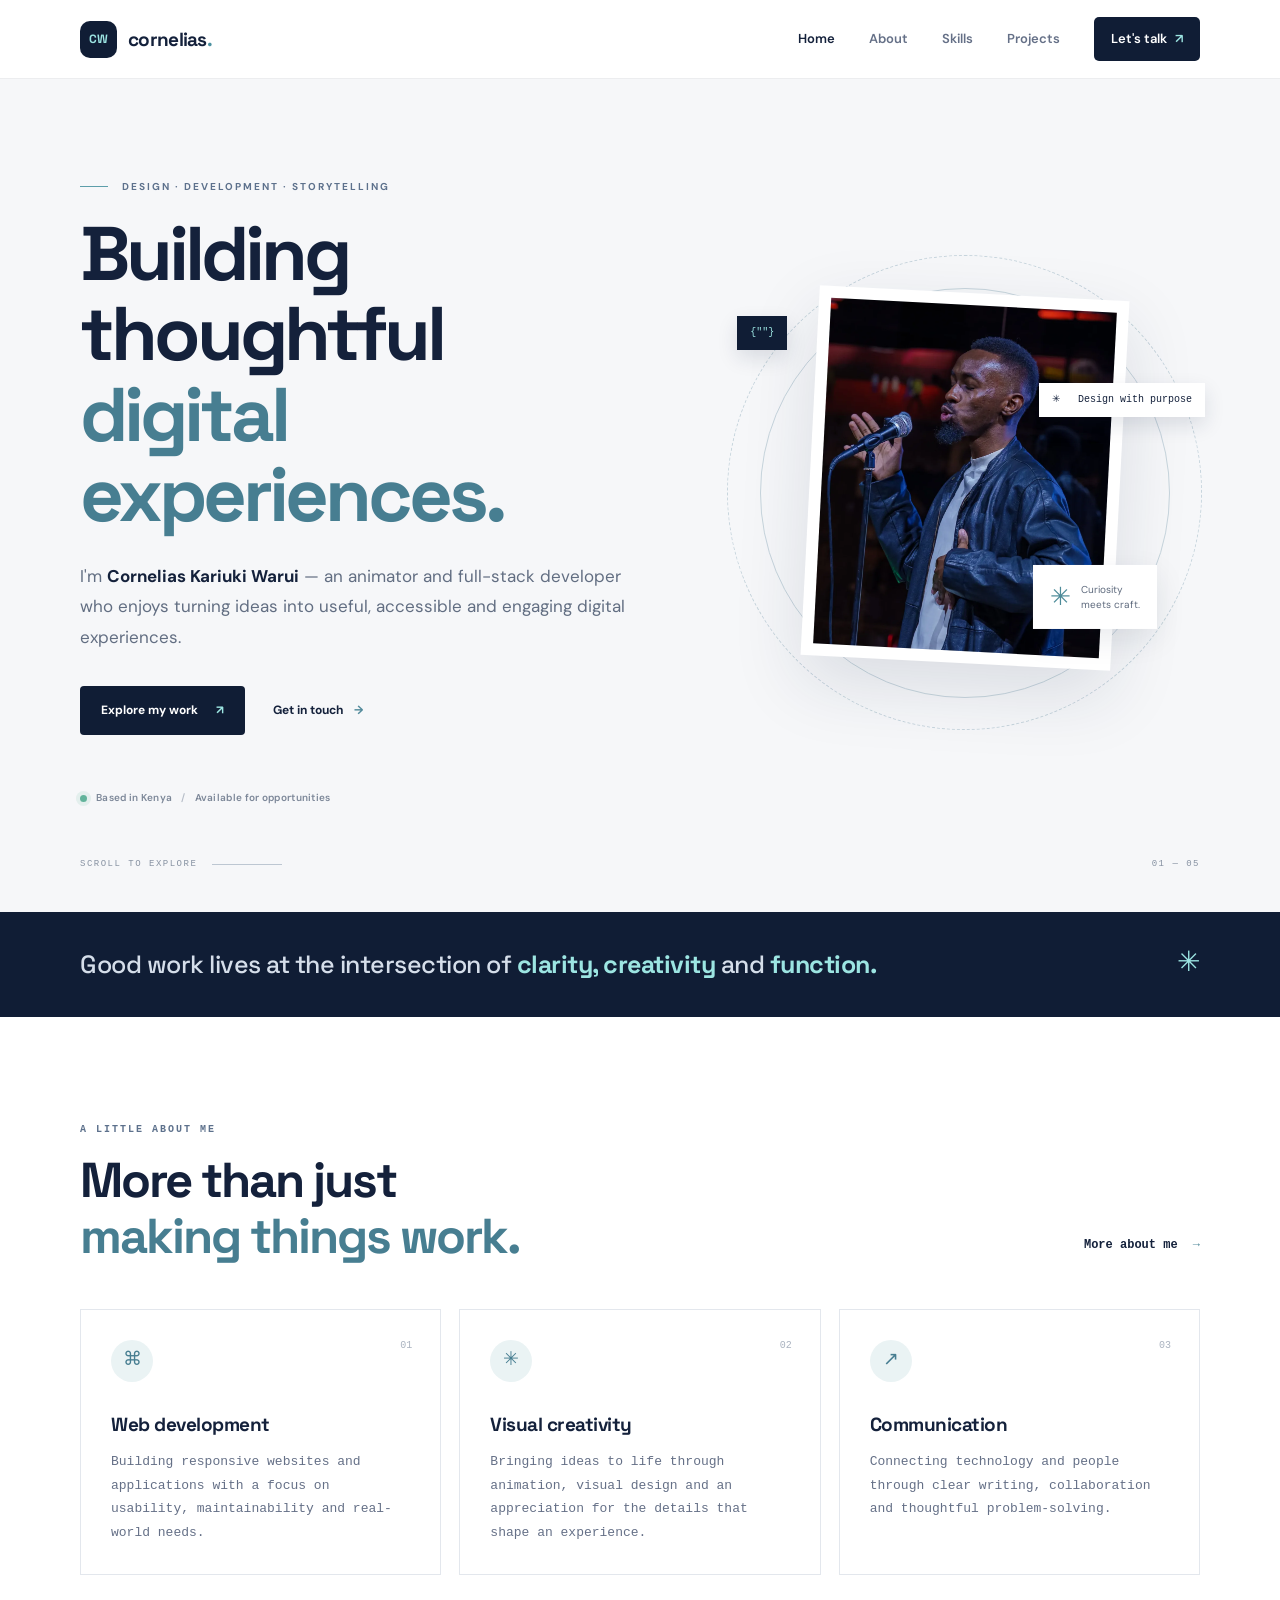
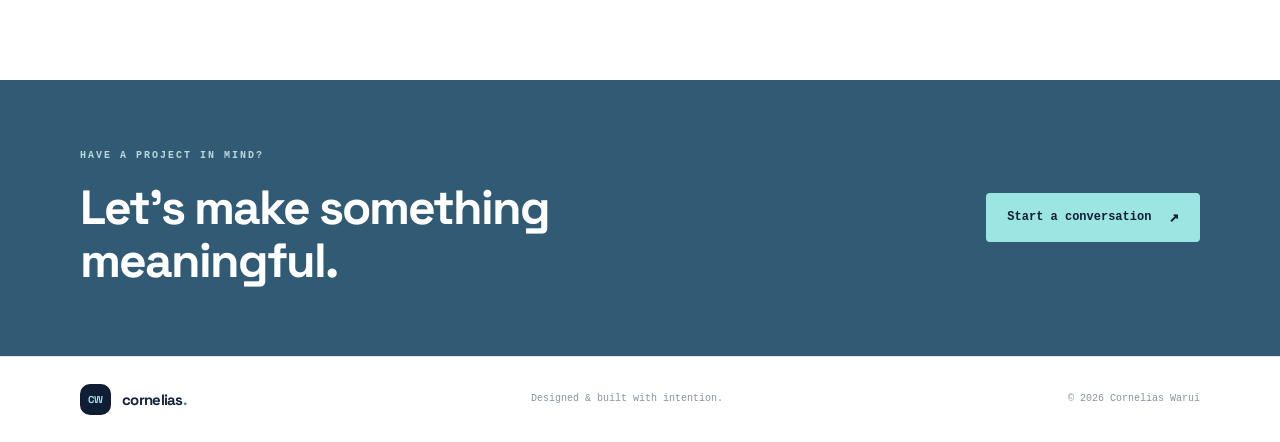
<file: index.html>
<!DOCTYPE html>
<html lang="en">
<head>
  <meta charset="UTF-8">
  <meta name="viewport" content="width=device-width, initial-scale=1.0">
  <meta name="description" content="Portfolio of Cornelias Kariuki Warui — animator, web designer and full-stack developer.">
  <meta name="theme-color" content="#101d35">
  <title>Cornelias Warui | Portfolio</title>
  <link rel="preconnect" href="https://fonts.googleapis.com">
  <link rel="preconnect" href="https://fonts.gstatic.com" crossorigin>
  <link href="https://fonts.googleapis.com/css2?family=DM+Sans:wght@400;500;600;700&family=Space+Grotesk:wght@500;600;700&display=swap" rel="stylesheet">
  <link rel="stylesheet" href="css/style.css">
  <script src="js/script.js" defer></script>
</head>
<body>
  <a class="skip-link" href="#main">Skip to content</a>
  <header class="site-header">
    <div class="container nav-wrap">
      <a class="brand" href="index.html" aria-label="Cornelias Warui home"><span class="brand-mark">CW</span><span>cornelias<span class="brand-dot">.</span></span></a>
      <button class="menu-toggle" type="button" aria-label="Open navigation" aria-expanded="false" aria-controls="primary-nav"><span></span><span></span><span></span></button>
      <nav class="nav" id="primary-nav" aria-label="Main navigation">
        <a class="active" href="index.html" aria-current="page">Home</a>
        <a href="about.html">About</a>
        <a href="skills.html">Skills</a>
        <a href="projects.html">Projects</a>
        <a class="nav-contact" href="contact.html">Let's talk <span aria-hidden="true">↗</span></a>
      </nav>
    </div>
  </header>

  <main id="main">
    <section class="hero section">
      <div class="container hero-grid">
        <div class="hero-copy">
          <p class="eyebrow"><span class="eyebrow-line"></span> DESIGN · DEVELOPMENT · STORYTELLING</p>
          <h1>Building thoughtful<br><span class="accent-text">digital experiences.</span></h1>
          <p class="hero-intro">I'm <strong>Cornelias Kariuki Warui</strong> — an animator and full-stack developer who enjoys turning ideas into useful, accessible and engaging digital experiences.</p>
          <div class="hero-actions">
            <a class="button button-primary" href="projects.html">Explore my work <span aria-hidden="true">↗</span></a>
            <a class="text-link" href="contact.html">Get in touch <span aria-hidden="true">→</span></a>
          </div>
          <div class="hero-meta"><span class="status-dot"></span> Based in Kenya <span class="meta-divider">/</span> Available for opportunities</div>
        </div>
        <div class="hero-visual">
          <div class="visual-orbit orbit-one"></div><div class="visual-orbit orbit-two"></div>
          <div class="portrait-card">
            <img class="portrait-placeholder" src="assets/profile-placeholder.jpg" alt="Sample professional portrait placeholder — replace with your own photo">
            <div class="portrait-note"><span class="note-icon">✳</span><span>Curiosity<br>meets craft.</span></div>
          </div>
          <span class="floating-tag tag-code">{"<code />"}</span>
          <span class="floating-tag tag-design">✳ &nbsp; Design with purpose</span>
        </div>
      </div>
      <div class="container hero-bottom"><span>SCROLL TO EXPLORE</span><span class="scroll-line"></span><span>01 — 05</span></div>
    </section>

    <section class="intro-strip">
      <div class="container strip-inner"><p>Good work lives at the intersection of <strong>clarity, creativity</strong> and <strong>function.</strong></p><span>✳</span></div>
    </section>

    <section class="section section-pad">
      <div class="container">
        <div class="section-heading">
          <div><p class="eyebrow">A LITTLE ABOUT ME</p><h2>More than just<br><span class="accent-text">making things work.</span></h2></div>
          <a class="text-link" href="about.html">More about me <span aria-hidden="true">→</span></a>
        </div>
        <div class="feature-grid">
          <article class="feature-card"><span class="feature-number">01</span><div class="feature-icon">⌘</div><h3>Web development</h3><p>Building responsive websites and applications with a focus on usability, maintainability and real-world needs.</p></article>
          <article class="feature-card"><span class="feature-number">02</span><div class="feature-icon">✳</div><h3>Visual creativity</h3><p>Bringing ideas to life through animation, visual design and an appreciation for the details that shape an experience.</p></article>
          <article class="feature-card"><span class="feature-number">03</span><div class="feature-icon">↗</div><h3>Communication</h3><p>Connecting technology and people through clear writing, collaboration and thoughtful problem-solving.</p></article>
        </div>
      </div>
    </section>

    <section class="cta-band"><div class="container cta-inner"><div><p class="eyebrow">HAVE A PROJECT IN MIND?</p><h2>Let's make something<br>meaningful.</h2></div><a class="button button-light" href="contact.html">Start a conversation <span aria-hidden="true">↗</span></a></div></section>
  </main>

  <footer class="site-footer"><div class="container footer-inner"><a class="brand footer-brand" href="index.html"><span class="brand-mark">CW</span><span>cornelias<span class="brand-dot">.</span></span></a><p>Designed & built with intention.</p><p>© <span data-year></span> Cornelias Warui</p></div></footer>
</body>
</html>
</file>
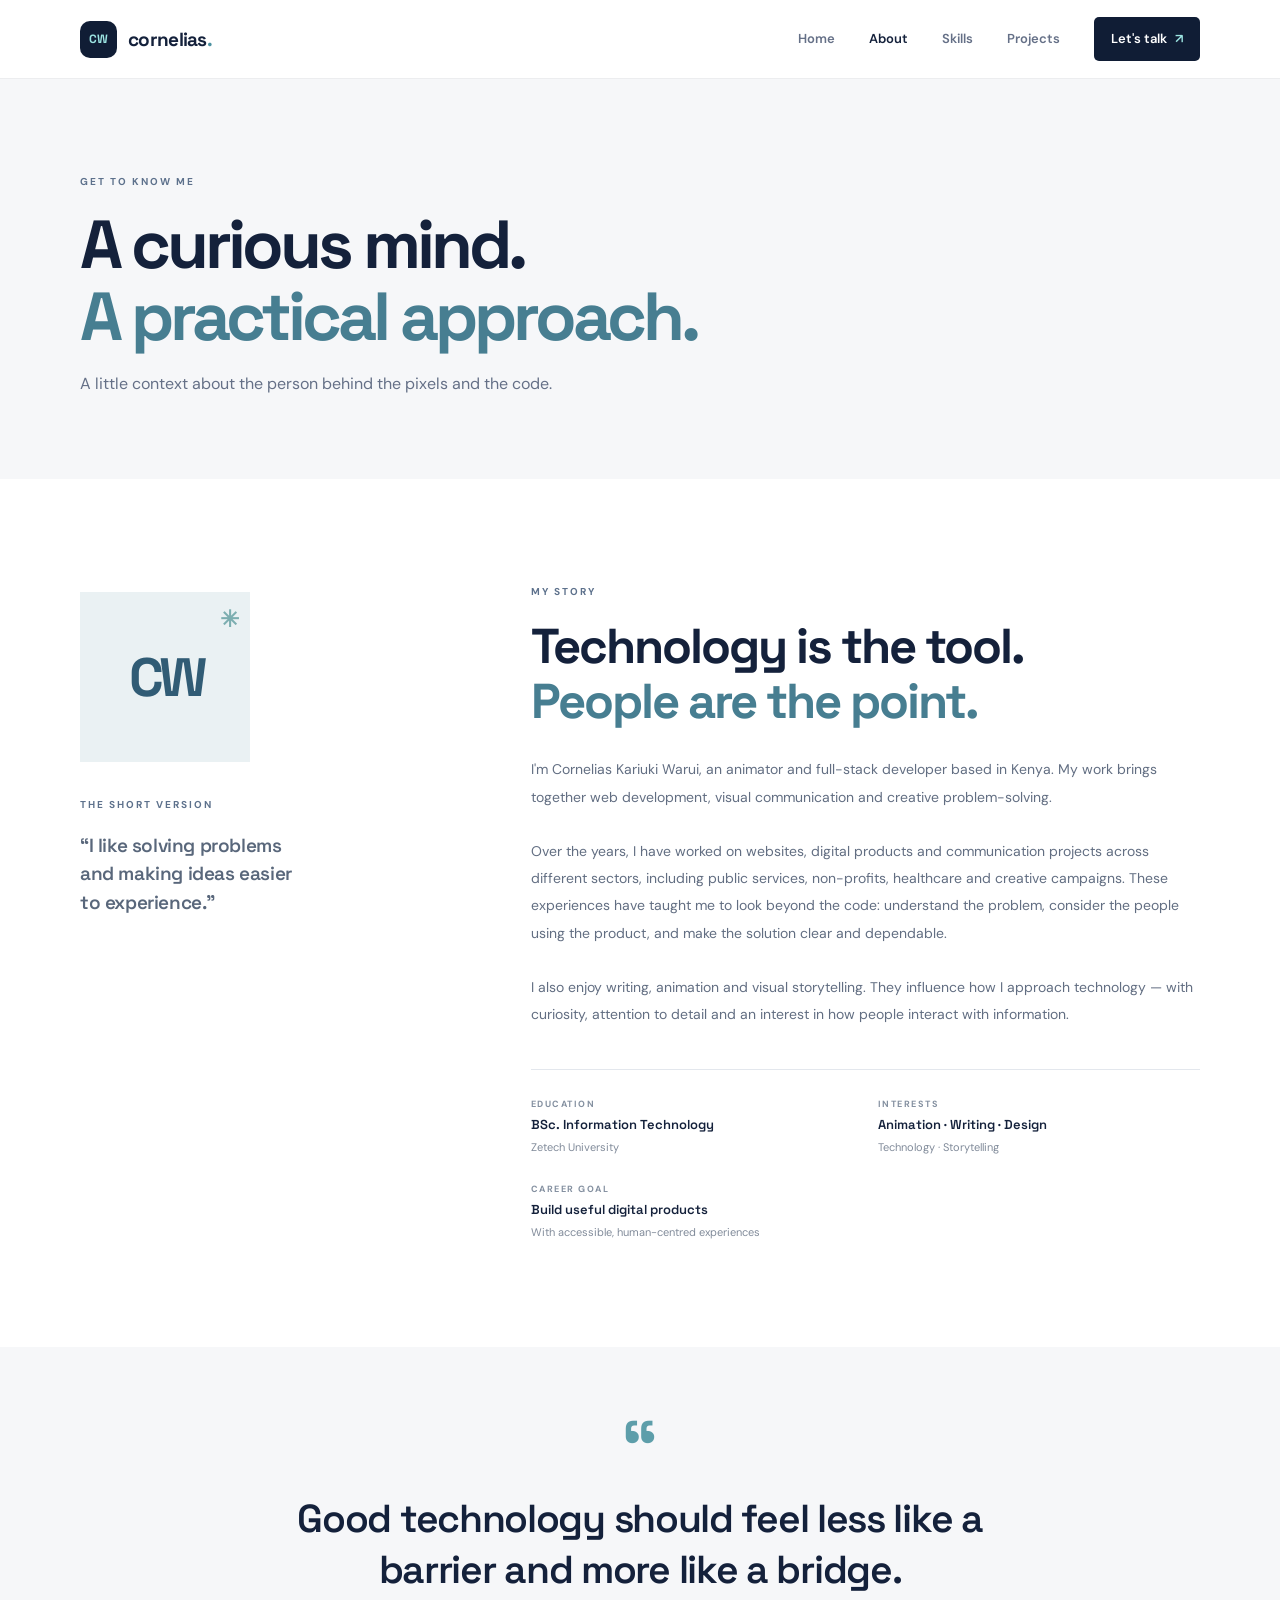
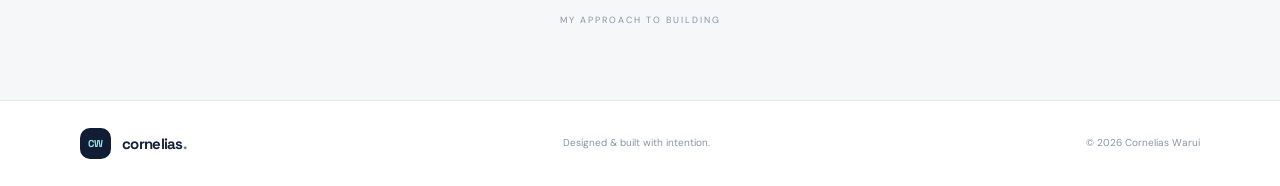
<file: about.html>
<!DOCTYPE html>
<html lang="en">
<head>
  <meta charset="UTF-8"><meta name="viewport" content="width=device-width, initial-scale=1.0">
  <meta name="description" content="Learn more about Cornelias Kariuki Warui, his background, education and interests.">
  <meta name="theme-color" content="#101d35"><title>About | Cornelias Warui</title>
  <link rel="preconnect" href="https://fonts.googleapis.com"><link rel="preconnect" href="https://fonts.gstatic.com" crossorigin>
  <link href="https://fonts.googleapis.com/css2?family=DM+Sans:wght@400;500;600;700&family=Space+Grotesk:wght@500;600;700&display=swap" rel="stylesheet">
  <link rel="stylesheet" href="css/style.css"><script src="js/script.js" defer></script>
</head>
<body>
<a class="skip-link" href="#main">Skip to content</a>
<header class="site-header"><div class="container nav-wrap"><a class="brand" href="index.html"><span class="brand-mark">CW</span><span>cornelias<span class="brand-dot">.</span></span></a><button class="menu-toggle" type="button" aria-label="Open navigation" aria-expanded="false" aria-controls="primary-nav"><span></span><span></span><span></span></button><nav class="nav" id="primary-nav" aria-label="Main navigation"><a href="index.html">Home</a><a class="active" href="about.html" aria-current="page">About</a><a href="skills.html">Skills</a><a href="projects.html">Projects</a><a class="nav-contact" href="contact.html">Let's talk <span aria-hidden="true">↗</span></a></nav></div></header>
<main id="main">
  <section class="page-hero"><div class="container"><p class="eyebrow">GET TO KNOW ME</p><h1>A curious mind.<br><span class="accent-text">A practical approach.</span></h1><p class="page-lead">A little context about the person behind the pixels and the code.</p></div></section>
  <section class="section section-pad"><div class="container about-grid">
    <div class="about-aside"><div class="about-monogram">CW<span>✳</span></div><p class="eyebrow">THE SHORT VERSION</p><p class="aside-quote">“I like solving problems and making ideas easier to experience.”</p></div>
    <div class="about-copy"><p class="eyebrow">MY STORY</p><h2>Technology is the tool.<br><span class="accent-text">People are the point.</span></h2>
      <p>I'm Cornelias Kariuki Warui, an animator and full-stack developer based in Kenya. My work brings together web development, visual communication and creative problem-solving.</p>
      <p>Over the years, I have worked on websites, digital products and communication projects across different sectors, including public services, non-profits, healthcare and creative campaigns. These experiences have taught me to look beyond the code: understand the problem, consider the people using the product, and make the solution clear and dependable.</p>
      <p>I also enjoy writing, animation and visual storytelling. They influence how I approach technology — with curiosity, attention to detail and an interest in how people interact with information.</p>
      <div class="about-facts"><div><span class="fact-label">EDUCATION</span><strong>BSc. Information Technology</strong><span>Zetech University</span></div><div><span class="fact-label">INTERESTS</span><strong>Animation · Writing · Design</strong><span>Technology · Storytelling</span></div><div><span class="fact-label">CAREER GOAL</span><strong>Build useful digital products</strong><span>With accessible, human-centred experiences</span></div></div>
    </div>
  </div></section>
  <section class="quote-section"><div class="container"><span class="quote-mark">“</span><blockquote>Good technology should feel less like a barrier and more like a bridge.</blockquote><p>MY APPROACH TO BUILDING</p></div></section>
</main>
<footer class="site-footer"><div class="container footer-inner"><a class="brand footer-brand" href="index.html"><span class="brand-mark">CW</span><span>cornelias<span class="brand-dot">.</span></span></a><p>Designed & built with intention.</p><p>© <span data-year></span> Cornelias Warui</p></div></footer>
</body></html>
</file>
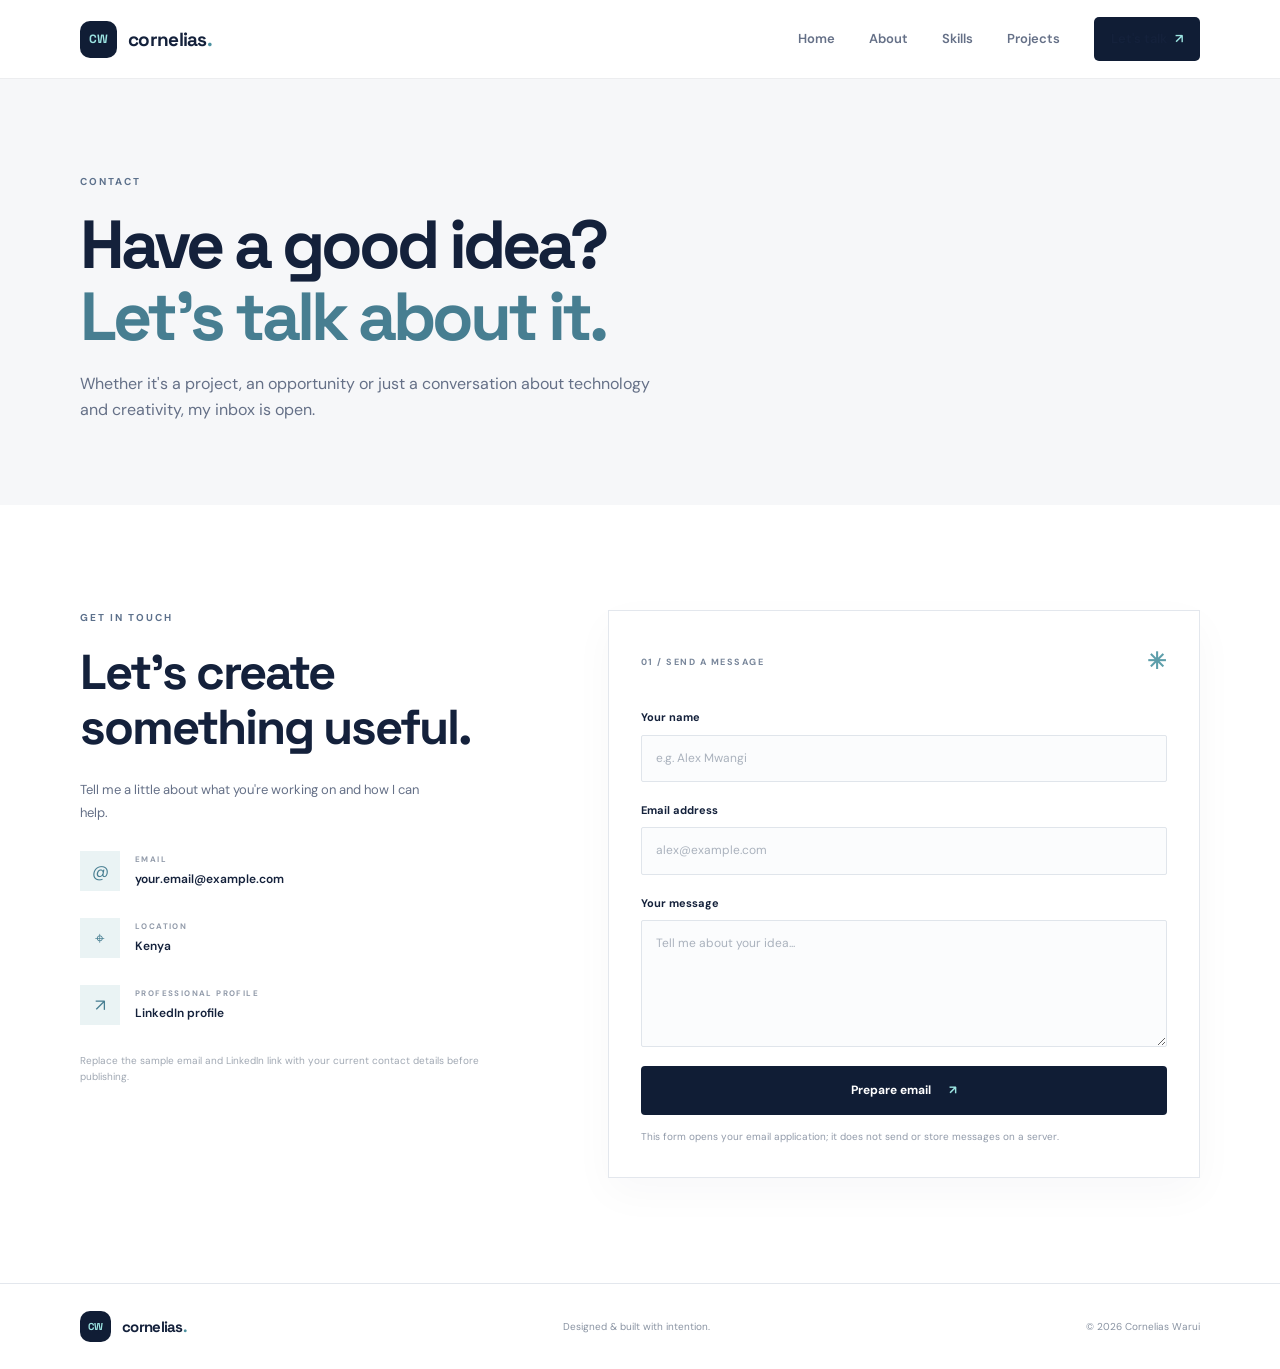
<file: contact.html>
<!DOCTYPE html>
<html lang="en">
<head>
  <meta charset="UTF-8"><meta name="viewport" content="width=device-width, initial-scale=1.0"><meta name="description" content="Contact Cornelias Kariuki Warui about web development, design and creative opportunities."><meta name="theme-color" content="#101d35">
  <title>Contact | Cornelias Warui</title><link rel="preconnect" href="https://fonts.googleapis.com"><link rel="preconnect" href="https://fonts.gstatic.com" crossorigin><link href="https://fonts.googleapis.com/css2?family=DM+Sans:wght@400;500;600;700&family=Space+Grotesk:wght@500;600;700&display=swap" rel="stylesheet"><link rel="stylesheet" href="css/style.css"><script src="js/script.js" defer></script>
</head>
<body><a class="skip-link" href="#main">Skip to content</a>
<header class="site-header"><div class="container nav-wrap"><a class="brand" href="index.html"><span class="brand-mark">CW</span><span>cornelias<span class="brand-dot">.</span></span></a><button class="menu-toggle" type="button" aria-label="Open navigation" aria-expanded="false" aria-controls="primary-nav"><span></span><span></span><span></span></button><nav class="nav" id="primary-nav" aria-label="Main navigation"><a href="index.html">Home</a><a href="about.html">About</a><a href="skills.html">Skills</a><a href="projects.html">Projects</a><a class="nav-contact active" href="contact.html" aria-current="page">Let's talk <span aria-hidden="true">↗</span></a></nav></div></header>
<main id="main">
<section class="page-hero"><div class="container"><p class="eyebrow">CONTACT</p><h1>Have a good idea?<br><span class="accent-text">Let's talk about it.</span></h1><p class="page-lead">Whether it's a project, an opportunity or just a conversation about technology and creativity, my inbox is open.</p></div></section>
<section class="section section-pad"><div class="container contact-grid">
  <div class="contact-details"><p class="eyebrow">GET IN TOUCH</p><h2>Let's create<br>something useful.</h2><p>Tell me a little about what you're working on and how I can help.</p>
    <div class="contact-detail"><span class="detail-icon">@</span><div><small>EMAIL</small><a href="mailto:your.email@example.com">your.email@example.com</a></div></div>
    <div class="contact-detail"><span class="detail-icon">⌖</span><div><small>LOCATION</small><strong>Kenya</strong></div></div>
    <div class="contact-detail"><span class="detail-icon">↗</span><div><small>PROFESSIONAL PROFILE</small><a href="https://www.linkedin.com/" target="_blank" rel="noopener noreferrer">LinkedIn profile</a></div></div>
    <p class="contact-small">Replace the sample email and LinkedIn link with your current contact details before publishing.</p>
  </div>
  <form class="contact-form" id="contact-form">
    <div class="form-heading"><span>01 / SEND A MESSAGE</span><span class="form-star">✳</span></div>
    <div class="form-row"><label for="name">Your name</label><input id="name" name="name" type="text" autocomplete="name" placeholder="e.g. Alex Mwangi" required minlength="2"></div>
    <div class="form-row"><label for="email">Email address</label><input id="email" name="email" type="email" autocomplete="email" placeholder="alex@example.com" required></div>
    <div class="form-row"><label for="message">Your message</label><textarea id="message" name="message" rows="5" placeholder="Tell me about your idea..." required minlength="10"></textarea></div>
    <button class="button button-primary form-submit" type="submit">Prepare email <span aria-hidden="true">↗</span></button>
    <p class="form-status" id="form-status" role="status" aria-live="polite">This form opens your email application; it does not send or store messages on a server.</p>
  </form>
</div></section>
</main>
<footer class="site-footer"><div class="container footer-inner"><a class="brand footer-brand" href="index.html"><span class="brand-mark">CW</span><span>cornelias<span class="brand-dot">.</span></span></a><p>Designed & built with intention.</p><p>© <span data-year></span> Cornelias Warui</p></div></footer></body></html>
</file>
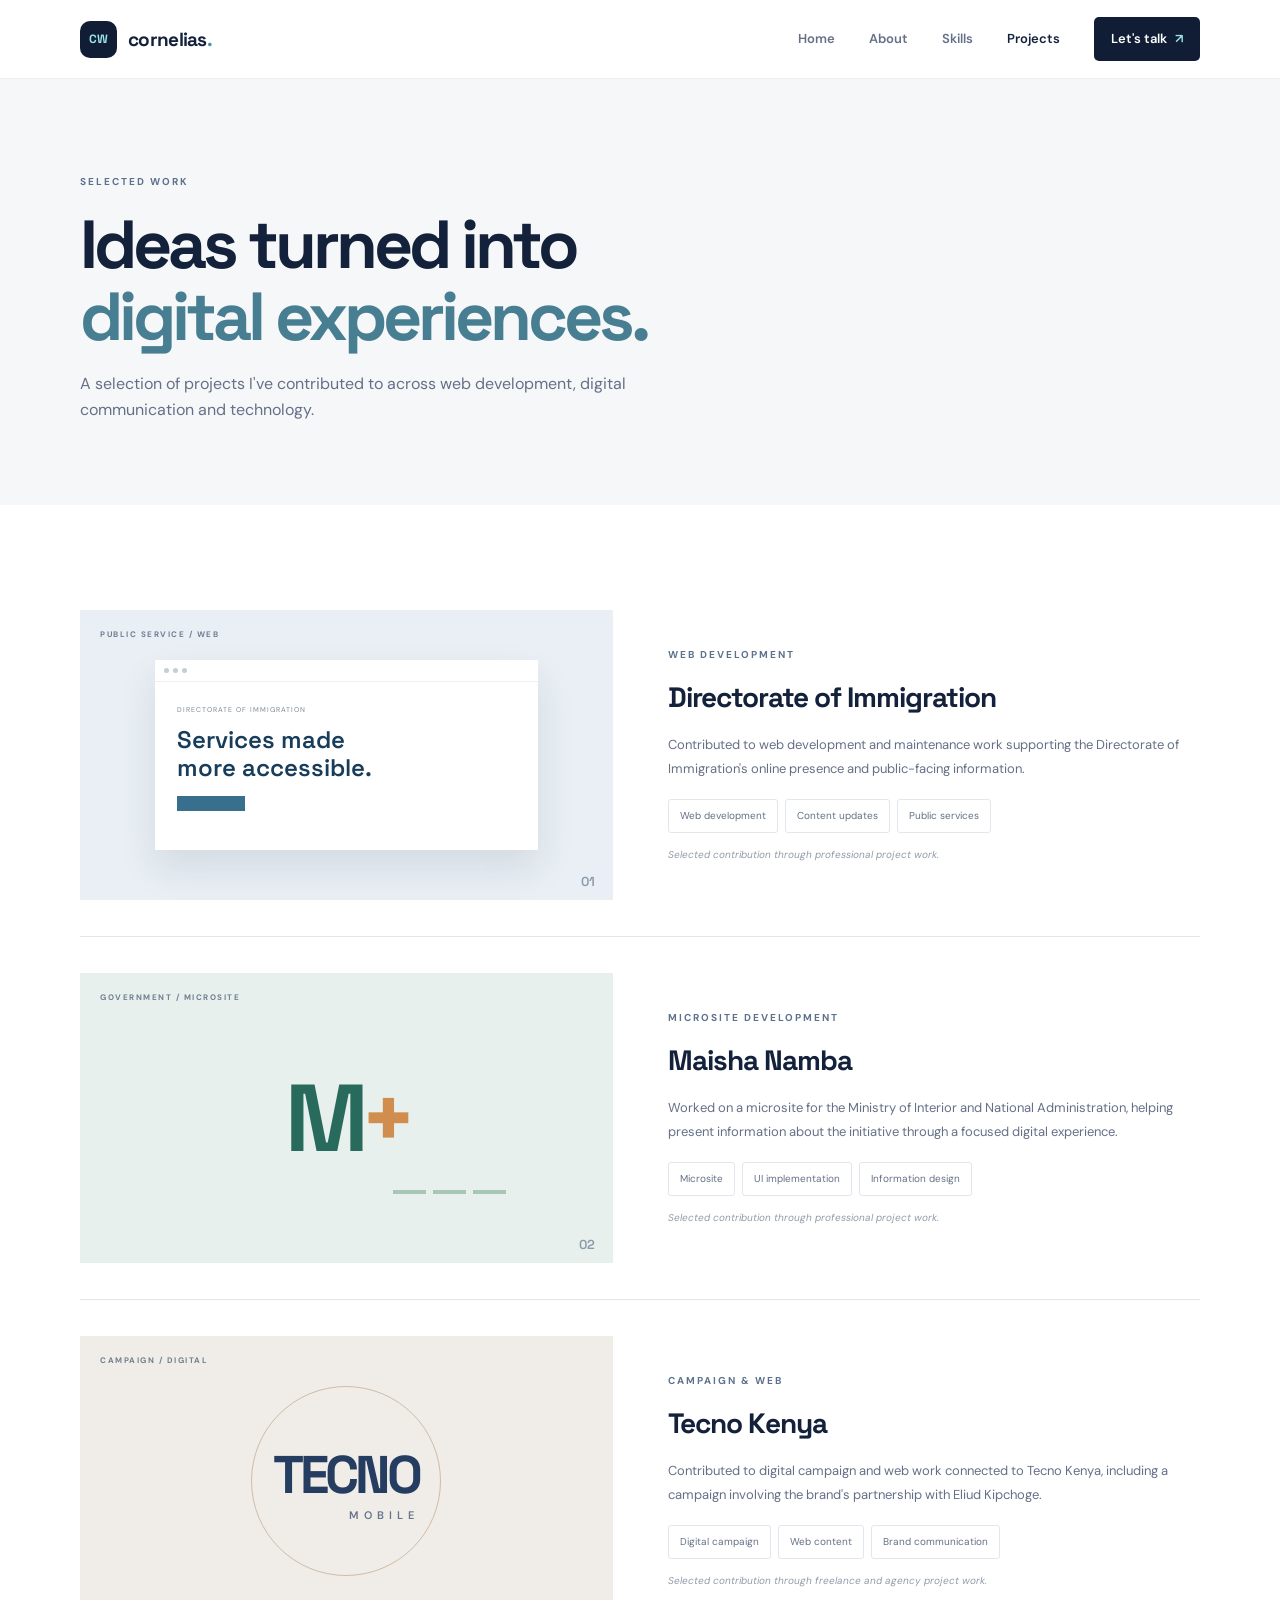
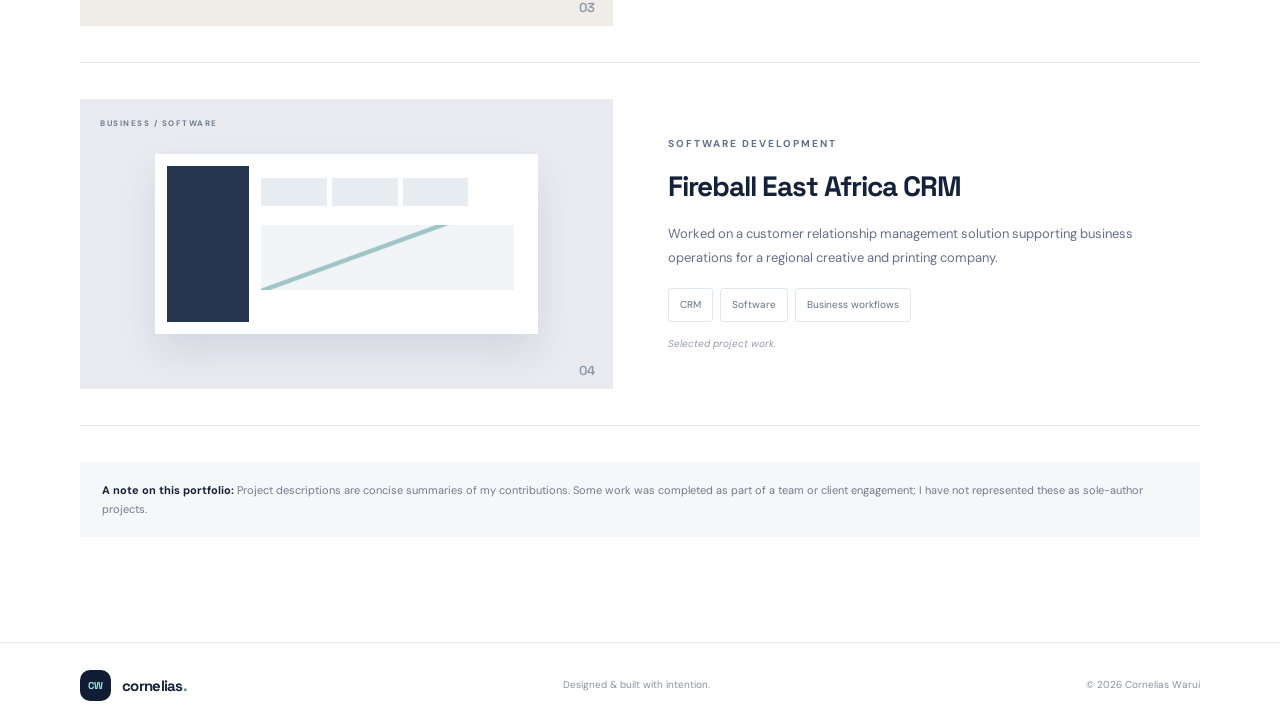
<file: projects.html>
<!DOCTYPE html>
<html lang="en">
<head>
  <meta charset="UTF-8"><meta name="viewport" content="width=device-width, initial-scale=1.0"><meta name="description" content="Selected web development and digital projects by Cornelias Kariuki Warui."><meta name="theme-color" content="#101d35">
  <title>Projects | Cornelias Warui</title><link rel="preconnect" href="https://fonts.googleapis.com"><link rel="preconnect" href="https://fonts.gstatic.com" crossorigin><link href="https://fonts.googleapis.com/css2?family=DM+Sans:wght@400;500;600;700&family=Space+Grotesk:wght@500;600;700&display=swap" rel="stylesheet"><link rel="stylesheet" href="css/style.css"><script src="js/script.js" defer></script>
</head>
<body><a class="skip-link" href="#main">Skip to content</a>
<header class="site-header"><div class="container nav-wrap"><a class="brand" href="index.html"><span class="brand-mark">CW</span><span>cornelias<span class="brand-dot">.</span></span></a><button class="menu-toggle" type="button" aria-label="Open navigation" aria-expanded="false" aria-controls="primary-nav"><span></span><span></span><span></span></button><nav class="nav" id="primary-nav" aria-label="Main navigation"><a href="index.html">Home</a><a href="about.html">About</a><a href="skills.html">Skills</a><a class="active" href="projects.html" aria-current="page">Projects</a><a class="nav-contact" href="contact.html">Let's talk <span aria-hidden="true">↗</span></a></nav></div></header>
<main id="main">
<section class="page-hero"><div class="container"><p class="eyebrow">SELECTED WORK</p><h1>Ideas turned into<br><span class="accent-text">digital experiences.</span></h1><p class="page-lead">A selection of projects I've contributed to across web development, digital communication and technology.</p></div></section>
<section class="section section-pad"><div class="container project-list">
  <article class="project-card"><div class="project-art art-immigration"><span class="art-label">PUBLIC SERVICE / WEB</span><div class="mock-browser"><div class="browser-bar"><i></i><i></i><i></i></div><div class="mock-content"><span class="mock-kicker">DIRECTORATE OF IMMIGRATION</span><b>Services made<br>more accessible.</b><div class="mock-button"></div></div></div><span class="project-index">01</span></div><div class="project-info"><p class="eyebrow">WEB DEVELOPMENT</p><h2>Directorate of Immigration</h2><p>Contributed to web development and maintenance work supporting the Directorate of Immigration's online presence and public-facing information.</p><div class="project-tags"><span>Web development</span><span>Content updates</span><span>Public services</span></div><p class="project-note">Selected contribution through professional project work.</p></div></article>
  <article class="project-card"><div class="project-art art-maisha"><span class="art-label">GOVERNMENT / MICROSITE</span><div class="maisha-mark">M<span>+</span></div><div class="maisha-lines"><i></i><i></i><i></i></div><span class="project-index">02</span></div><div class="project-info"><p class="eyebrow">MICROSITE DEVELOPMENT</p><h2>Maisha Namba</h2><p>Worked on a microsite for the Ministry of Interior and National Administration, helping present information about the initiative through a focused digital experience.</p><div class="project-tags"><span>Microsite</span><span>UI implementation</span><span>Information design</span></div><p class="project-note">Selected contribution through professional project work.</p></div></article>
  <article class="project-card"><div class="project-art art-tecno"><span class="art-label">CAMPAIGN / DIGITAL</span><div class="tecno-word">TECNO<span>mobile</span></div><div class="tecno-orb"></div><span class="project-index">03</span></div><div class="project-info"><p class="eyebrow">CAMPAIGN &amp; WEB</p><h2>Tecno Kenya</h2><p>Contributed to digital campaign and web work connected to Tecno Kenya, including a campaign involving the brand's partnership with Eliud Kipchoge.</p><div class="project-tags"><span>Digital campaign</span><span>Web content</span><span>Brand communication</span></div><p class="project-note">Selected contribution through freelance and agency project work.</p></div></article>
  <article class="project-card"><div class="project-art art-fireball"><span class="art-label">BUSINESS / SOFTWARE</span><div class="dashboard"><div class="dash-side"></div><div class="dash-main"><i></i><i></i><i></i><div class="dash-chart"></div></div></div><span class="project-index">04</span></div><div class="project-info"><p class="eyebrow">SOFTWARE DEVELOPMENT</p><h2>Fireball East Africa CRM</h2><p>Worked on a customer relationship management solution supporting business operations for a regional creative and printing company.</p><div class="project-tags"><span>CRM</span><span>Software</span><span>Business workflows</span></div><p class="project-note">Selected project work.</p></div></article>
  <div class="project-footnote"><strong>A note on this portfolio:</strong> Project descriptions are concise summaries of my contributions. Some work was completed as part of a team or client engagement; I have not represented these as sole-author projects.</div>
</div></section>
</main>
<footer class="site-footer"><div class="container footer-inner"><a class="brand footer-brand" href="index.html"><span class="brand-mark">CW</span><span>cornelias<span class="brand-dot">.</span></span></a><p>Designed & built with intention.</p><p>© <span data-year></span> Cornelias Warui</p></div></footer></body></html>
</file>
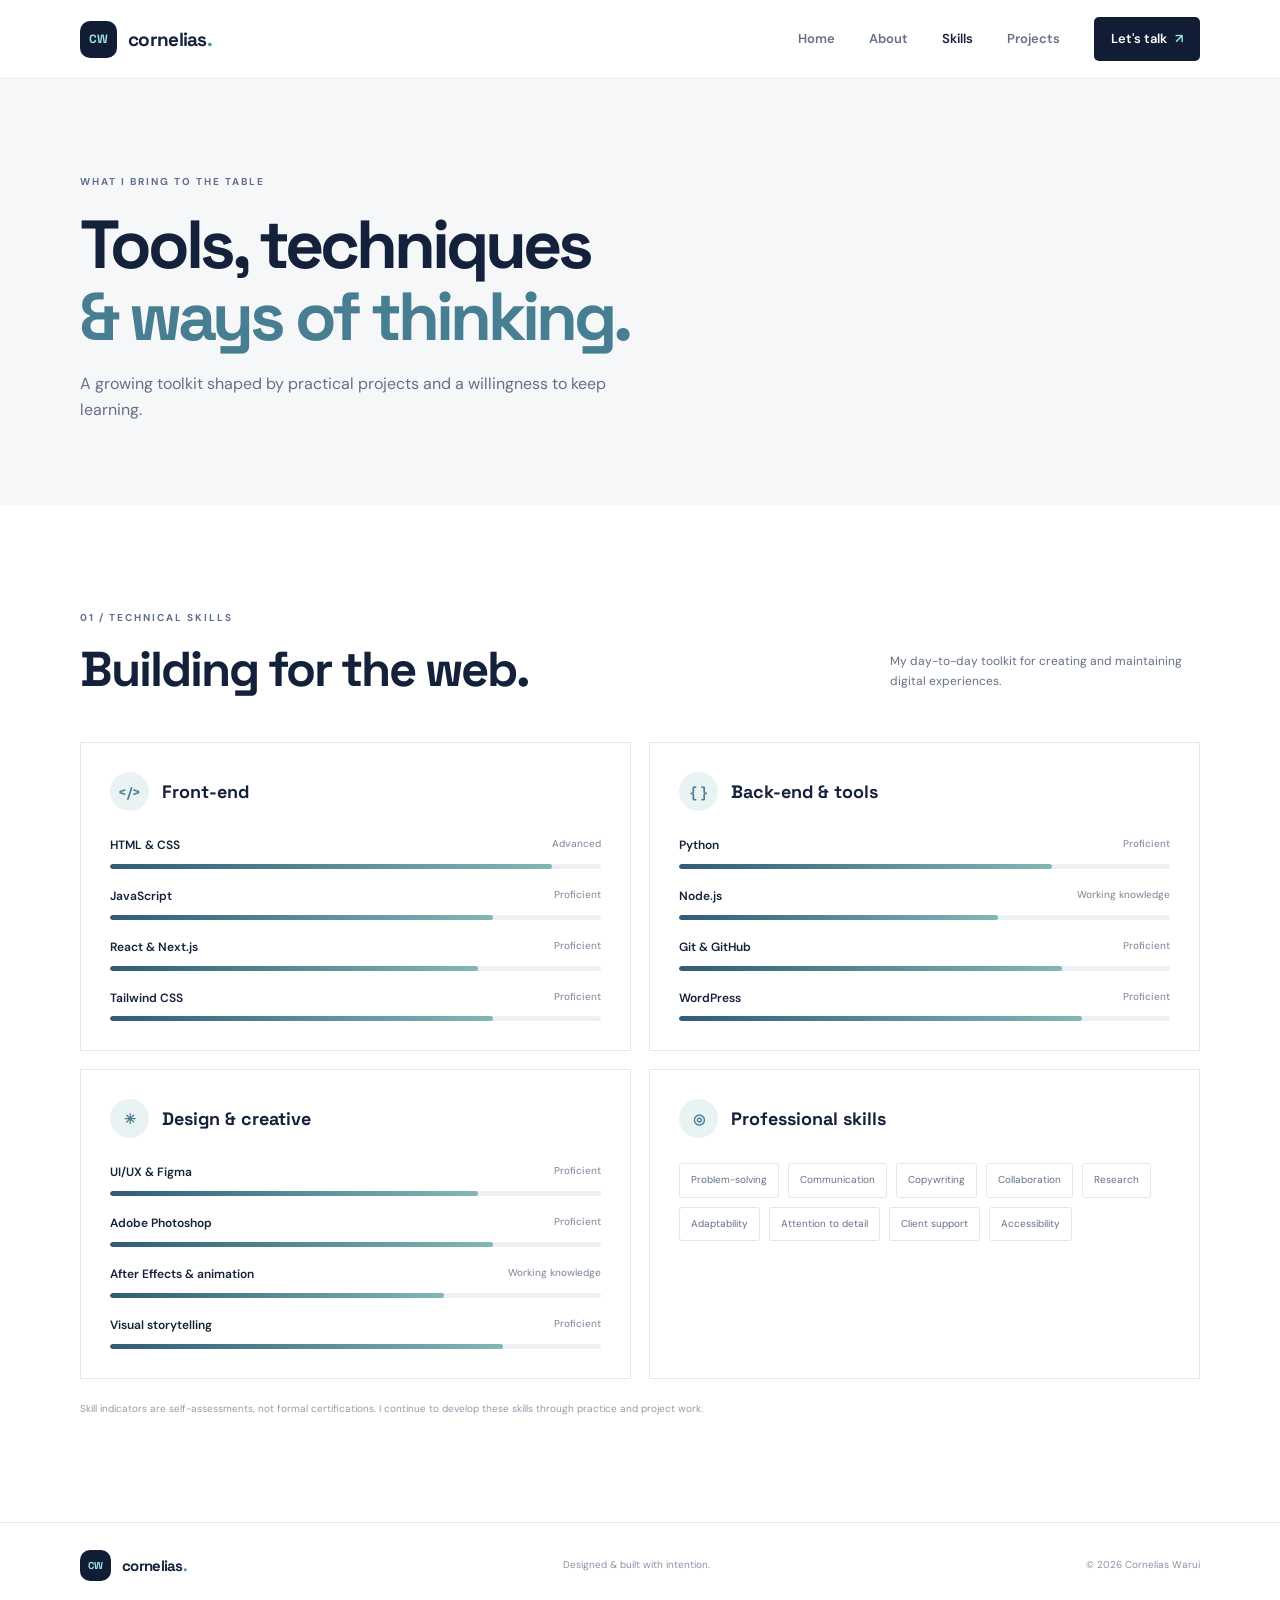
<file: skills.html>
<!DOCTYPE html>
<html lang="en">
<head>
  <meta charset="UTF-8"><meta name="viewport" content="width=device-width, initial-scale=1.0"><meta name="description" content="Technical and professional skills of Cornelias Kariuki Warui."><meta name="theme-color" content="#101d35">
  <title>Skills | Cornelias Warui</title><link rel="preconnect" href="https://fonts.googleapis.com"><link rel="preconnect" href="https://fonts.gstatic.com" crossorigin><link href="https://fonts.googleapis.com/css2?family=DM+Sans:wght@400;500;600;700&family=Space+Grotesk:wght@500;600;700&display=swap" rel="stylesheet"><link rel="stylesheet" href="css/style.css"><script src="js/script.js" defer></script>
</head>
<body><a class="skip-link" href="#main">Skip to content</a>
<header class="site-header"><div class="container nav-wrap"><a class="brand" href="index.html"><span class="brand-mark">CW</span><span>cornelias<span class="brand-dot">.</span></span></a><button class="menu-toggle" type="button" aria-label="Open navigation" aria-expanded="false" aria-controls="primary-nav"><span></span><span></span><span></span></button><nav class="nav" id="primary-nav" aria-label="Main navigation"><a href="index.html">Home</a><a href="about.html">About</a><a class="active" href="skills.html" aria-current="page">Skills</a><a href="projects.html">Projects</a><a class="nav-contact" href="contact.html">Let's talk <span aria-hidden="true">↗</span></a></nav></div></header>
<main id="main">
<section class="page-hero"><div class="container"><p class="eyebrow">WHAT I BRING TO THE TABLE</p><h1>Tools, techniques<br><span class="accent-text">&amp; ways of thinking.</span></h1><p class="page-lead">A growing toolkit shaped by practical projects and a willingness to keep learning.</p></div></section>
<section class="section section-pad"><div class="container">
  <div class="section-heading compact-heading"><div><p class="eyebrow">01 / TECHNICAL SKILLS</p><h2>Building for the web.</h2></div><p class="heading-note">My day-to-day toolkit for creating and maintaining digital experiences.</p></div>
  <div class="skills-grid">
    <article class="skill-panel"><div class="skill-panel-head"><span class="skill-symbol">&lt;/&gt;</span><h3>Front-end</h3></div><div class="skill-list"><div class="skill-item"><div><span>HTML &amp; CSS</span><small>Advanced</small></div><div class="skill-track"><span style="--level:90%"></span></div></div><div class="skill-item"><div><span>JavaScript</span><small>Proficient</small></div><div class="skill-track"><span style="--level:78%"></span></div></div><div class="skill-item"><div><span>React &amp; Next.js</span><small>Proficient</small></div><div class="skill-track"><span style="--level:75%"></span></div></div><div class="skill-item"><div><span>Tailwind CSS</span><small>Proficient</small></div><div class="skill-track"><span style="--level:78%"></span></div></div></div></article>
    <article class="skill-panel"><div class="skill-panel-head"><span class="skill-symbol">{ }</span><h3>Back-end &amp; tools</h3></div><div class="skill-list"><div class="skill-item"><div><span>Python</span><small>Proficient</small></div><div class="skill-track"><span style="--level:76%"></span></div></div><div class="skill-item"><div><span>Node.js</span><small>Working knowledge</small></div><div class="skill-track"><span style="--level:65%"></span></div></div><div class="skill-item"><div><span>Git &amp; GitHub</span><small>Proficient</small></div><div class="skill-track"><span style="--level:78%"></span></div></div><div class="skill-item"><div><span>WordPress</span><small>Proficient</small></div><div class="skill-track"><span style="--level:82%"></span></div></div></div></article>
    <article class="skill-panel"><div class="skill-panel-head"><span class="skill-symbol">✳</span><h3>Design &amp; creative</h3></div><div class="skill-list"><div class="skill-item"><div><span>UI/UX &amp; Figma</span><small>Proficient</small></div><div class="skill-track"><span style="--level:75%"></span></div></div><div class="skill-item"><div><span>Adobe Photoshop</span><small>Proficient</small></div><div class="skill-track"><span style="--level:78%"></span></div></div><div class="skill-item"><div><span>After Effects &amp; animation</span><small>Working knowledge</small></div><div class="skill-track"><span style="--level:68%"></span></div></div><div class="skill-item"><div><span>Visual storytelling</span><small>Proficient</small></div><div class="skill-track"><span style="--level:80%"></span></div></div></div></article>
    <article class="skill-panel soft-panel"><div class="skill-panel-head"><span class="skill-symbol">◎</span><h3>Professional skills</h3></div><div class="tag-cloud"><span>Problem-solving</span><span>Communication</span><span>Copywriting</span><span>Collaboration</span><span>Research</span><span>Adaptability</span><span>Attention to detail</span><span>Client support</span><span>Accessibility</span></div></article>
  </div>
  <p class="skills-disclaimer">Skill indicators are self-assessments, not formal certifications. I continue to develop these skills through practice and project work.</p>
</div></section>
</main>
<footer class="site-footer"><div class="container footer-inner"><a class="brand footer-brand" href="index.html"><span class="brand-mark">CW</span><span>cornelias<span class="brand-dot">.</span></span></a><p>Designed & built with intention.</p><p>© <span data-year></span> Cornelias Warui</p></div></footer></body></html>
</file>
<file: css/style.css>
/* ---------------------------------
   Cornelias Warui — personal portfolio
   --------------------------------- */
:root {
  --ink: #14213b;
  --muted: #657087;
  --navy: #101d35;
  --blue: #315c9b;
  --cyan: #9ce5e2;
  --paper: #f6f7f9;
  --white: #fff;
  --line: #e3e7ed;
  --font-body: "DM Sans", sans-serif;
  --font-display: "Space Grotesk", sans-serif;
  --container: 1120px;
}
* { box-sizing: border-box; }
html { scroll-behavior: smooth; }
body { margin: 0; color: var(--ink); background: var(--white); font-family: var(--font-body); line-height: 1.65; -webkit-font-smoothing: antialiased; }
a { color: inherit; text-decoration: none; }
button, input, textarea { font: inherit; }
button, a { -webkit-tap-highlight-color: transparent; }
.container { width: min(var(--container), calc(100% - 48px)); margin-inline: auto; }
.skip-link { position: absolute; top: -60px; left: 16px; z-index: 1000; padding: 10px 14px; background: var(--cyan); color: var(--navy); }
.skip-link:focus { top: 12px; }
.site-header { position: sticky; top: 0; z-index: 100; background: rgba(255,255,255,.94); border-bottom: 1px solid rgba(20,33,59,.08); backdrop-filter: blur(14px); }
.nav-wrap { min-height: 78px; display: flex; align-items: center; justify-content: space-between; gap: 28px; }
.brand { display: inline-flex; align-items: center; gap: 11px; font: 700 19px var(--font-display); letter-spacing: -.7px; }
.brand-mark { width: 37px; height: 37px; display: grid; place-items: center; border-radius: 10px; background: var(--navy); color: var(--cyan); font: 700 12px var(--font-display); letter-spacing: 0; }
.brand-dot { color: #4c91a0; }
.nav { display: flex; align-items: center; gap: 34px; }
.nav a { color: #657087; font-size: 13px; font-weight: 600; transition: color .2s ease; }
.nav a:hover, .nav a.active { color: var(--ink); }
.nav .nav-contact { padding: 11px 17px; border-radius: 5px; background: var(--navy); color: white; }
.nav-contact span { color: var(--cyan); margin-left: 5px; }
.menu-toggle { display: none; border: 0; background: transparent; padding: 8px; cursor: pointer; }
.menu-toggle span { display: block; width: 23px; height: 2px; margin: 5px; background: var(--ink); }
.hero { position: relative; overflow: hidden; padding: 100px 0 40px; background: var(--paper); }
.hero-grid { min-height: 510px; display: grid; grid-template-columns: 1.12fr .88fr; align-items: center; gap: 50px; }
.eyebrow { margin: 0 0 18px; color: #5d718c; font-size: 10px; font-weight: 700; letter-spacing: 2px; }
.eyebrow-line { display: inline-block; width: 28px; height: 1px; margin: 0 10px 3px 0; background: #5d9eaa; }
h1, h2, h3, p { margin-top: 0; }
h1, h2, h3 { font-family: var(--font-display); }
.hero h1, .page-hero h1 { margin-bottom: 25px; font-size: clamp(44px, 6vw, 76px); line-height: 1.06; letter-spacing: -4px; }
.accent-text { color: #477e91; }
.hero-intro { max-width: 560px; color: #626e82; font-size: 17px; line-height: 1.8; }
.hero-intro strong { color: var(--ink); }
.hero-actions { display: flex; align-items: center; gap: 28px; margin-top: 34px; }
.button { display: inline-flex; min-height: 49px; align-items: center; justify-content: center; gap: 18px; padding: 0 21px; border: 0; border-radius: 4px; font-size: 12px; font-weight: 700; cursor: pointer; transition: transform .2s, background .2s; }
.button:hover { transform: translateY(-2px); }
.button-primary { background: var(--navy); color: white; }
.button-primary span { color: var(--cyan); }
.button-light { background: var(--cyan); color: var(--navy); }
.button-light span { font-size: 16px; }
.text-link { color: var(--ink); font-size: 12px; font-weight: 700; }
.text-link span { margin-left: 8px; color: #528a9b; }
.hero-meta { display: flex; align-items: center; gap: 9px; margin-top: 55px; color: #7c8798; font-size: 10px; font-weight: 600; letter-spacing: .3px; }
.status-dot { width: 7px; height: 7px; border-radius: 50%; background: #62b39b; box-shadow: 0 0 0 4px #62b39b20; }
.meta-divider { color: #b6bdc7; }
.hero-visual { position: relative; min-height: 430px; display: grid; place-items: center; }
.portrait-card { position: relative; z-index: 2; width: min(310px, 76%); height: 370px; padding: 12px; background: white; box-shadow: 0 25px 70px #182b4820; transform: rotate(3deg); }
.portrait-placeholder { position: relative; display: block; width: 100%; height: 100%; object-fit: cover; object-position: center 35%; background: #dce5eb; }
.visual-orbit { position: absolute; border: 1px solid #c7d5dd; border-radius: 50%; }
.orbit-one { width: 410px; height: 410px; }
.orbit-two { width: 475px; height: 475px; border-style: dashed; }
.portrait-note { position: absolute; right: -43px; bottom: 42px; display: flex; align-items: center; gap: 10px; padding: 13px 17px; background: white; box-shadow: 0 10px 30px #172a4518; color: #5e6a7d; font-size: 10px; line-height: 1.5; transform: rotate(-3deg); }
.note-icon { color: #4d8b99; font-size: 25px; }
.floating-tag { position: absolute; z-index: 3; padding: 9px 13px; background: var(--navy); color: white; font-size: 10px; box-shadow: 0 8px 20px #172a4520; }
.tag-code { top: 38px; left: 8px; color: var(--cyan); font-family: monospace; }
.tag-design { top: 105px; right: -5px; background: white; color: var(--ink); }
.hero-bottom { display: flex; align-items: center; gap: 15px; color: #8792a2; font-size: 9px; letter-spacing: 1.5px; }
.scroll-line { width: 70px; height: 1px; background: #bdc7d2; }
.hero-bottom span:last-child { margin-left: auto; }
.intro-strip { background: var(--navy); color: white; }
.strip-inner { min-height: 105px; display: flex; align-items: center; justify-content: space-between; }
.strip-inner p { margin: 0; color: #d5deea; font: 500 clamp(17px, 2.3vw, 25px) var(--font-display); letter-spacing: -.5px; }
.strip-inner strong { color: var(--cyan); }
.strip-inner > span { color: var(--cyan); font-size: 28px; }
.section-pad { padding: 105px 0; }
.section-heading { display: flex; align-items: end; justify-content: space-between; gap: 30px; margin-bottom: 45px; }
.section-heading h2, .about-copy h2, .contact-details h2 { margin: 0; font-size: clamp(34px, 4vw, 49px); line-height: 1.13; letter-spacing: -2px; }
.section-heading .eyebrow { margin-bottom: 15px; }
.section-heading > .text-link { margin-bottom: 8px; }
.feature-grid { display: grid; grid-template-columns: repeat(3, 1fr); gap: 18px; }
.feature-card { position: relative; min-height: 245px; padding: 30px; border: 1px solid var(--line); background: white; }
.feature-number { position: absolute; top: 28px; right: 28px; color: #aab3c0; font-size: 10px; }
.feature-icon { width: 42px; height: 42px; display: grid; place-items: center; margin-bottom: 27px; border-radius: 50%; background: #eaf3f4; color: #477e91; font-size: 19px; }
.feature-card h3 { margin-bottom: 10px; font-size: 19px; letter-spacing: -.5px; }
.feature-card p { margin: 0; color: var(--muted); font-size: 13px; line-height: 1.8; }
.cta-band { padding: 68px 0; background: #315b75; color: white; }
.cta-inner { display: flex; align-items: center; justify-content: space-between; gap: 30px; }
.cta-inner .eyebrow { color: #b9d8dc; }
.cta-inner h2 { margin: 0; font-size: clamp(34px, 4vw, 48px); line-height: 1.1; letter-spacing: -2px; }
.site-footer { padding: 27px 0; border-top: 1px solid var(--line); }
.footer-inner { display: flex; align-items: center; justify-content: space-between; gap: 20px; }
.footer-brand { font-size: 15px; }
.footer-brand .brand-mark { width: 31px; height: 31px; font-size: 10px; }
.footer-inner p { margin: 0; color: #8993a2; font-size: 10px; }
.page-hero { padding: 95px 0 82px; background: var(--paper); }
.page-hero h1 { margin-bottom: 18px; font-size: clamp(44px, 6vw, 68px); }
.page-lead { max-width: 570px; margin: 0; color: var(--muted); font-size: 16px; }
.about-grid { display: grid; grid-template-columns: .7fr 1.3fr; gap: 90px; }
.about-aside { padding-top: 8px; }
.about-monogram { position: relative; width: 170px; height: 170px; display: grid; place-items: center; margin-bottom: 35px; background: #eaf1f3; color: #315c75; font: 700 54px var(--font-display); letter-spacing: -5px; }
.about-monogram span { position: absolute; right: 16px; top: 12px; color: #7caeb0; font-size: 23px; }
.aside-quote { max-width: 230px; color: #59677b; font: 600 19px/1.5 var(--font-display); letter-spacing: -.4px; }
.about-copy > p:not(.eyebrow) { margin: 27px 0 0; color: #626e82; font-size: 14px; line-height: 1.95; }
.about-copy h2 { margin-bottom: 26px; }
.about-facts { display: grid; grid-template-columns: 1fr 1fr; gap: 25px; margin-top: 40px; padding-top: 27px; border-top: 1px solid var(--line); }
.about-facts > div { display: flex; flex-direction: column; gap: 5px; }
.fact-label { color: #8490a0; font-size: 9px; font-weight: 700; letter-spacing: 1.5px; }
.about-facts strong { font: 600 13px var(--font-display); }
.about-facts div > span:last-child { color: #818b9a; font-size: 11px; }
.quote-section { padding: 72px 0; background: var(--paper); text-align: center; }
.quote-mark { color: #5d9eaa; font: 700 70px var(--font-display); line-height: .8; }
.quote-section blockquote { max-width: 700px; margin: 15px auto 18px; font: 600 clamp(25px, 4vw, 39px)/1.3 var(--font-display); letter-spacing: -1.3px; }
.quote-section p { margin: 0; color: #8792a2; font-size: 9px; letter-spacing: 2px; }
.compact-heading { align-items: end; }
.heading-note { max-width: 310px; margin: 0 0 6px; color: var(--muted); font-size: 12px; }
.skills-grid { display: grid; grid-template-columns: repeat(2, 1fr); gap: 18px; }
.skill-panel { padding: 29px; border: 1px solid var(--line); }
.skill-panel-head { display: flex; align-items: center; gap: 13px; margin-bottom: 25px; }
.skill-panel-head h3 { margin: 0; font-size: 18px; }
.skill-symbol { width: 39px; height: 39px; display: grid; place-items: center; border-radius: 50%; background: #eaf3f4; color: #477e91; font: 700 14px var(--font-display); }
.skill-list { display: grid; gap: 18px; }
.skill-item > div:first-child { display: flex; justify-content: space-between; gap: 10px; margin-bottom: 8px; font-size: 12px; font-weight: 600; }
.skill-item small { color: #8993a2; font-size: 10px; font-weight: 500; }
.skill-track { height: 5px; overflow: hidden; border-radius: 8px; background: #edf0f3; }
.skill-track span { display: block; width: var(--level); height: 100%; border-radius: inherit; background: linear-gradient(90deg, #315c75, #81b8b6); }
.tag-cloud { display: flex; flex-wrap: wrap; gap: 9px; }
.tag-cloud span, .project-tags span { padding: 8px 11px; border: 1px solid #e1e7ec; border-radius: 3px; color: #647186; font-size: 10px; }
.skills-disclaimer { margin: 22px 0 0; color: #929baa; font-size: 10px; }
.project-list { display: grid; gap: 36px; }
.project-card { display: grid; grid-template-columns: 1fr 1fr; gap: 55px; align-items: center; padding-bottom: 36px; border-bottom: 1px solid var(--line); }
.project-art { position: relative; min-height: 290px; display: grid; place-items: center; overflow: hidden; }
.art-immigration { background: #e9eff4; }
.art-maisha { background: #e7f0ec; }
.art-tecno { background: #f0ece7; }
.art-fireball { background: #e9ebf1; }
.art-label { position: absolute; top: 18px; left: 20px; z-index: 2; color: #6f7e90; font-size: 8px; font-weight: 700; letter-spacing: 1.5px; }
.project-index { position: absolute; right: 18px; bottom: 10px; color: #8b99a9; font: 600 13px var(--font-display); }
.mock-browser { width: 72%; min-height: 190px; background: white; box-shadow: 0 18px 35px #243b551c; }
.browser-bar { height: 22px; display: flex; align-items: center; gap: 4px; padding: 0 9px; border-bottom: 1px solid #edf0f3; }
.browser-bar i { width: 5px; height: 5px; border-radius: 50%; background: #c5cdd5; }
.mock-content { padding: 22px; }
.mock-kicker { display: block; color: #7a8997; font-size: 7px; letter-spacing: 1px; }
.mock-content b { display: block; margin-top: 10px; color: #183d5b; font: 600 24px/1.15 var(--font-display); }
.mock-button { width: 68px; height: 15px; margin-top: 15px; background: #386f8c; }
.maisha-mark { color: #286b5c; font: 700 95px/.9 var(--font-display); letter-spacing: -10px; }
.maisha-mark span { color: #d08d4d; }
.maisha-lines { position: absolute; right: 20%; bottom: 24%; display: flex; gap: 7px; }
.maisha-lines i { width: 33px; height: 4px; background: #a7c6b6; }
.tecno-word { position: relative; z-index: 1; color: #253d61; font: 700 53px var(--font-display); letter-spacing: -4px; }
.tecno-word span { display: block; color: #65758b; font: 600 11px var(--font-body); letter-spacing: 5px; text-align: right; text-transform: uppercase; }
.tecno-orb { position: absolute; width: 190px; height: 190px; border: 1px solid #d0bba7; border-radius: 50%; }
.dashboard { width: 72%; height: 180px; display: flex; padding: 12px; background: white; box-shadow: 0 18px 35px #243b551c; }
.dash-side { width: 23%; background: #263650; }
.dash-main { flex: 1; padding: 12px; }
.dash-main i { display: inline-block; width: 26%; height: 28px; margin-right: 5px; background: #e7edf1; }
.dash-chart { height: 65px; margin-top: 10px; background: linear-gradient(160deg, transparent 40%, #9fc4c6 41%, #9fc4c6 43%, transparent 44%), #f2f5f7; }
.project-info .eyebrow { margin-bottom: 10px; }
.project-info h2 { margin-bottom: 13px; font-size: 28px; letter-spacing: -1px; }
.project-info > p:not(.eyebrow):not(.project-note) { color: var(--muted); font-size: 13px; line-height: 1.85; }
.project-tags { display: flex; flex-wrap: wrap; gap: 7px; margin-top: 18px; }
.project-note { margin: 14px 0 0; color: #929baa; font-size: 10px; font-style: italic; }
.project-footnote { padding: 19px 22px; background: var(--paper); color: #6f7b8d; font-size: 11px; }
.project-footnote strong { color: var(--ink); }
.contact-grid { display: grid; grid-template-columns: .85fr 1.15fr; gap: 90px; align-items: start; }
.contact-details h2 { margin-bottom: 22px; }
.contact-details > p:not(.eyebrow):not(.contact-small) { max-width: 350px; color: var(--muted); font-size: 13px; line-height: 1.8; }
.contact-detail { display: flex; align-items: center; gap: 15px; margin-top: 27px; }
.detail-icon { width: 40px; height: 40px; display: grid; place-items: center; background: #eaf3f4; color: #477e91; font-size: 17px; }
.contact-detail div { display: flex; flex-direction: column; gap: 3px; }
.contact-detail small { color: #929baa; font-size: 8px; font-weight: 700; letter-spacing: 1.4px; }
.contact-detail a, .contact-detail strong { font-size: 12px; font-weight: 600; }
.contact-small { margin-top: 28px; color: #a0a8b3; font-size: 10px; line-height: 1.6; }
.contact-form { padding: 32px; border: 1px solid var(--line); box-shadow: 0 15px 40px #14213b08; }
.form-heading { display: flex; align-items: center; justify-content: space-between; margin-bottom: 27px; color: #78869a; font-size: 9px; font-weight: 700; letter-spacing: 1.5px; }
.form-star { color: #5d9eaa; font-size: 23px; }
.form-row { display: grid; gap: 8px; margin-bottom: 19px; }
.form-row label { font-size: 11px; font-weight: 700; }
.form-row input, .form-row textarea { width: 100%; padding: 13px 14px; border: 1px solid #e0e5eb; border-radius: 2px; outline: none; background: #fbfcfd; color: var(--ink); font-size: 12px; transition: border .2s, box-shadow .2s; }
.form-row textarea { resize: vertical; min-height: 120px; }
.form-row input:focus, .form-row textarea:focus { border-color: #6b9ba5; box-shadow: 0 0 0 3px #6b9ba51c; }
.form-row input::placeholder, .form-row textarea::placeholder { color: #aab2bd; }
.form-submit { width: 100%; }
.form-status { margin: 14px 0 0; color: #929baa; font-size: 10px; line-height: 1.6; }
@media (max-width: 800px) {
  .container { width: min(100% - 36px, var(--container)); }
  .nav-wrap { min-height: 70px; }
  .menu-toggle { display: block; }
  .nav { position: absolute; top: 69px; left: 0; right: 0; display: none; flex-direction: column; align-items: stretch; gap: 0; padding: 10px 24px 20px; border-bottom: 1px solid var(--line); background: white; }
  .nav.is-open { display: flex; }
  .nav a { padding: 13px 5px; }
  .nav .nav-contact { margin-top: 8px; text-align: center; }
  .hero { padding-top: 65px; }
  .hero-grid { grid-template-columns: 1fr; gap: 25px; }
  .hero-visual { min-height: 400px; }
  .hero-copy { max-width: 650px; }
  .hero-meta { margin-top: 35px; }
  .feature-grid { grid-template-columns: 1fr 1fr; }
  .feature-card:last-child { grid-column: span 2; }
  .about-grid, .contact-grid { grid-template-columns: 1fr; gap: 45px; }
  .about-aside { display: grid; grid-template-columns: 130px 1fr; column-gap: 25px; align-items: center; }
  .about-monogram { grid-row: span 2; width: 130px; height: 130px; margin: 0; font-size: 44px; }
  .about-aside .eyebrow { align-self: end; margin-bottom: 5px; }
  .aside-quote { align-self: start; margin-bottom: 0; }
  .project-card { gap: 28px; }
}
@media (max-width: 560px) {
  .container { width: calc(100% - 34px); }
  .hero h1, .page-hero h1 { font-size: 43px; letter-spacing: -2.5px; }
  .hero-intro { font-size: 14px; }
  .hero-actions { align-items: flex-start; flex-direction: column; gap: 18px; }
  .hero-visual { min-height: 350px; }
  .portrait-card { width: 245px; height: 300px; }
  .orbit-one { width: 310px; height: 310px; }
  .orbit-two { width: 350px; height: 350px; }
  .tag-code { left: -2px; top: 22px; }
  .tag-design { right: -4px; top: 75px; }
  .portrait-note { right: -5px; bottom: 20px; }
  .hero-bottom { margin-top: 15px; }
  .strip-inner { min-height: 90px; }
  .section-pad { padding: 72px 0; }
  .section-heading { align-items: flex-start; flex-direction: column; gap: 18px; margin-bottom: 30px; }
  .section-heading h2, .about-copy h2, .contact-details h2 { font-size: 36px; }
  .feature-grid, .skills-grid { grid-template-columns: 1fr; }
  .feature-card:last-child { grid-column: auto; }
  .feature-card { min-height: 210px; }
  .cta-inner { align-items: flex-start; flex-direction: column; }
  .footer-inner { align-items: flex-start; flex-direction: column; gap: 12px; }
  .page-hero { padding: 70px 0 60px; }
  .page-lead { font-size: 14px; }
  .about-aside { grid-template-columns: 95px 1fr; column-gap: 17px; }
  .about-monogram { width: 95px; height: 105px; font-size: 34px; }
  .aside-quote { font-size: 15px; }
  .about-facts { grid-template-columns: 1fr; }
  .project-card { grid-template-columns: 1fr; gap: 22px; }
  .project-art { min-height: 240px; }
  .project-info h2 { font-size: 25px; }
  .contact-form { padding: 22px 18px; }
}
@media (prefers-reduced-motion: reduce) {
  html { scroll-behavior: auto; }
  *, *::before, *::after { transition-duration: .01ms !important; animation-duration: .01ms !important; animation-iteration-count: 1 !important; }
}
</file>
